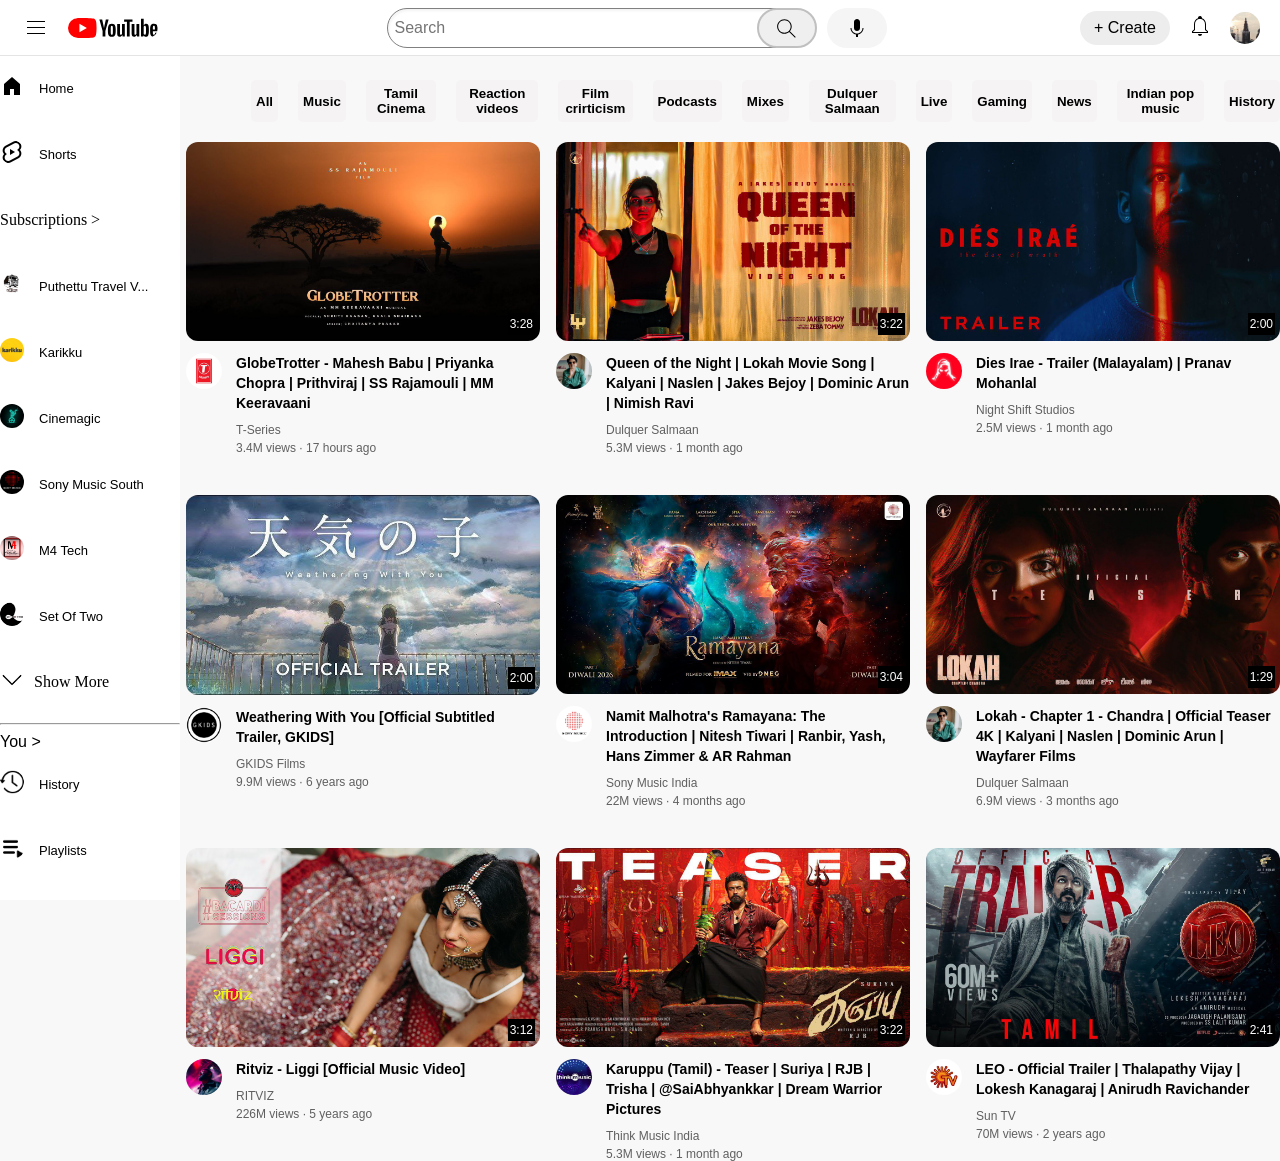
<file: index.html>
<!DOCTYPE html>
<html lang="en">
<head>
    <meta charset="UTF-8">
    <meta name="viewport" content="width=device-width, initial-scale=1.0">
    <title>YouTubeclone</title>
    <link rel="stylesheet" href="styles/video.css">
    <link rel="stylesheet" href="styles/header.css">
    <link rel="stylesheet" href="styles/general.css">
    <link rel="stylesheet" href="styles/sidebar.css">
</head>
<body>


<div class="header">

<div class="left-section">
<img class="hamburger-menu" src="icons/hamburger-menu.svg" alt="">
<img class="youtube-logo" src="icons/youtube-logo.svg" alt="">
</div>

<div class="middle-section">
<input class="search-bar" type="text" placeholder="Search">

<button class="search-button">
<img class="search-icons" src="icons/search.svg" alt="">
<div class="tooltip">Search</div>    
</button>
<button class="voice-search-button"> 
<img class="voice-search-icon" src="icons/voice-search-icon.svg" alt="">
 
</button>
</div>

<div class="right-section">
<p>+ Create</p>

<div class="notifications-icons-container">
<img class="notifications-icons" src="icons/notifications.svg" alt="">

</div>
<img class="current-user-picture" src="chanel-pictures/Pala.jpg" alt="">
</div>
</div>

<div class="side-bar">

<div class="sidebar-link">
<img src="icons/home.svg" alt="">
<div>Home</div>
</div>
<div class="sidebar-link">
<img src="icons/icons8-youtube-shorts-24.png" alt="">
<div>Shorts</div>
</div>
<div class="sidebar-link">Subscriptions ></div>
<div class="sidebar-link">
<img src="icons/Puthettu.jpg" alt="">
<div>Puthettu Travel V...</div>
</div>

<div class="sidebar-link">
<img src="icons/Karikku.jpg" alt="">
<div>Karikku</div>
</div>
<div class="sidebar-link">
<img src="icons/Cinemagic.jpg" alt="">
<div>Cinemagic</div>
</div>
<div class="sidebar-link">
<img src="icons/Sony Music.jpg" alt="">
<div>Sony Music South</div>
</div>
<div class="sidebar-link">
<img src="icons/M4 tech.jpg" alt="">
<div>M4 Tech</div>
</div>
<div class="sidebar-link">
<img src="icons/Set of two.jpg" alt="">
<div>Set Of Two</div>
</div>
<div class="sidebar-link">
    <img src="icons/down.jpg" alt="">
    Show More</div>
<hr>
<p>You ></p>
<div class="sidebar-link">
<img src="icons/watchlater.png" alt="">
<div>History</div>
</div>
<div class="sidebar-link">
<img src="icons/playlist.png" alt="">
<div>Playlists</div>
</div>
<div class="sidebar-link">
<img src="icons/watchlater.png" alt="">
<div>Watch Later</div>
</div>
<div class="sidebar-link">
<img src="icons/like.png" alt="">
<div>Liked Videos</div>
</div>
<div class="sidebar-link">
<img src="icons/videos.png" alt="">
<div>Your Videos</div>
</div>
<div class="sidebar-link">
<img src="icons/downloads.png" alt="">
<div>Downloads</div>
</div>
<div class="sidebar-link">Show More</div>
<hr>
<p>Explore ></p>
<div class="sidebar-link">
<img src="icons/shopping.jpg" alt="">
<div>Shopping</div>
</div>
<div class="sidebar-link">
<img src="icons/music.png" alt="">
<div>Music</div>
</div>
<div class="sidebar-link">
<img src="icons/film.jpg" alt="">
<div>Films</div>
</div>
<div class="sidebar-link">
    <img src="icons/down.jpg" alt="">
    Show More</div>
<hr>
<p>More From YouTube ></p>
<div class="sidebar-link">
<img src="icons/youtube-music-icon-free-png.webp" alt="">
<div>YouTube Music</div>
</div>
<div class="sidebar-link">
<img src="icons/kids.png" alt="">
<div>YouTube Kids</div>
</div>
<hr>
<div class="sidebar-link">
<img src="icons/repot.png" alt="">
<div>Report History</div>
</div>
<div>
<p class="footer">About Press Copyright</p>
<p class="footer">Contact us Creator Advertise</p>
<p class="footer">Developers</p>
<p class="footer">Terms Privacy Policy & Safety</p>
<p class="footer">How YouTube Works Test</p>
<p class="footer">New Features</p>
<p class="footer">© 2026 Google LLCgit</p>
</div>

</div>

<div class="category-list">
<button>All</button>
<button>Music</button>
<button>Tamil Cinema</button>
<button>Reaction videos</button>
<button>Film crirticism</button>
<button>Podcasts</button>
<button>Mixes</button>
<button>Dulquer Salmaan</button>
<button>Live</button>
<button>Gaming</button>
<button>News</button>
<button>Indian pop music</button>
<button>History</button>

</div>

<div class="video-grid"> 
<a href="https://youtu.be/0oIvIwJ3qKg?si=9H8IpR0Sf2zk4hbt" class="video-preview">
<div class="thumbnail-row">
<img class="thumbnails" src="thumbnails/Globetrotter.jpg" alt="">
<div class="video-time">3:28</div>
</div>

<div class="video-info-grid">
<div class="chanel-picture">
<img class="profile-picture" src="chanel-pictures/T-series.jpg" alt="">
</div>
<div class="video-info">
<p class="video-title">GlobeTrotter - Mahesh Babu | Priyanka Chopra | Prithviraj | SS Rajamouli | MM Keeravaani</p>
<p class="video-author">T-Series</p>
<p class="video-stats">3.4M views &#183 17 hours ago</p>
</div>
</div> 
</a>

<a href="https://youtu.be/DXm6diugHCc?si=QHAbHOcnzCf-R_RY" class="video-preview">
<div class="thumbnail-row">
<img class="thumbnails" src="thumbnails/Lokah-Queen.jpg" alt="">
<div class="video-time">3:22</div>
</div>
<div class="video-info-grid">
<div class="chanel-picture">
<img class="profile-picture" src="chanel-pictures/dqsalman.jpg" alt="">
</div>
<div class="video-info">
<p class="video-title">Queen of the Night | Lokah Movie Song | Kalyani | Naslen | Jakes Bejoy | Dominic Arun | Nimish Ravi</p>
<p class="video-author">Dulquer Salmaan</p>
<p class="video-stats">5.3M views &#183 1 month ago</p>
</div>
</div>
</a>

<a href="https://youtu.be/S1FGXOamA5I?si=O52lsT6pbvv0F_Ot" class="video-preview">
<div class="thumbnail-row">
<img class="thumbnails" src="thumbnails/Dies Irae.jpg" alt="">
<div class="video-time">2:00</div>
</div>

<div class="video-info-grid">
<div class="chanel-picture">
<img class="profile-picture" src="chanel-pictures/Night Shift.jpg" alt="">
</div>
<div class="video-info">
<p class="video-title">Dies Irae - Trailer (Malayalam) | Pranav Mohanlal</p>
<p class="video-author">Night Shift Studios</p>
<p class="video-stats">2.5M views &#183 1 month ago</p>
</div>
</div> 
</a>

<a href="https://youtu.be/Q6iK6DjV_iE?si=RsnCZMeVHOcnkAAb" class="video-preview">
<div class="thumbnail-row">
<img class="thumbnails" src="thumbnails/weathering with you.jpg" alt="">
<div class="video-time">2:00</div>
</div>
<div class="video-info-grid">
<div class="chanel-picture">
<img class="profile-picture" src="chanel-pictures/channels4_profile.jpg" alt="">
</div>
<div class="video-info">
<p class="video-title">Weathering With You [Official Subtitled Trailer, GKIDS]</p>
<p class="video-author">GKIDS Films</p>
<p class="video-stats">9.9M views &#183 6 years ago</p>
</div>
</div>
</a>

<a href="https://youtu.be/gzUu-FJ7s-Y?si=9zWEPDcI8IpvMNgK" class="video-preview">
<div class="thumbnail-row">
<img class="thumbnails" src="thumbnails/Ramayana.jpg" alt="">
<div class="video-time">3:04</div>
</div>

<div class="video-info-grid">
<div class="chanel-picture">
<img class="profile-picture" src="chanel-pictures/Sony Music.jpg" alt="">
</div>
<div class="video-info">
<p class="video-title">Namit Malhotra's Ramayana: The Introduction | Nitesh Tiwari | Ranbir, Yash, Hans Zimmer & AR Rahman</p>
<p class="video-author">Sony Music India</p>
<p class="video-stats">22M views &#183 4 months ago</p>
</div>
</div> 
</a>

<a href="https://youtu.be/u1Pz6OVZ5js?si=JT7D7ACYo405u3Kj" class="video-preview">
<div class="thumbnail-row">
<img class="thumbnails" src="thumbnails/Lokah-teaser.jpg" alt="">
<div class="video-time">1:29</div>
</div>
<div class="video-info-grid">
<div class="chanel-picture">
<img class="profile-picture" src="chanel-pictures/dqsalman.jpg" alt="">
</div>
<div class="video-info">
<p class="video-title">Lokah - Chapter 1 - Chandra | Official Teaser 4K | Kalyani | Naslen | Dominic Arun | Wayfarer Films</p>
<p class="video-author">Dulquer Salmaan</p>
<p class="video-stats">6.9M views &#183 3 months ago</p>
</div>
</div>
</a>

<a href="https://youtu.be/6BYIKEH0RCQ?si=1m7LI1rjW6Z7vqKq" class="video-preview">
<div class="thumbnail-row">
<img class="thumbnails" src="thumbnails/Liggi.jpg" alt="">
<div class="video-time">3:12</div>
</div>

<div class="video-info-grid">
<div class="chanel-picture">
<img class="profile-picture" src="chanel-pictures/Ritviz.jpg" alt="">
</div>
<div class="video-info">
<p class="video-title">Ritviz - Liggi [Official Music Video]</p>
<p class="video-author">RITVIZ</p>
<p class="video-stats">226M views &#183 5 years ago</p>
</div>
</div> 
</a>

<a href="https://youtu.be/Llss1aRo8tw?si=kUxomTq5mIpQwW3O" class="video-preview">
<div class="thumbnail-row">
<img class="thumbnails" src="thumbnails/karuppu.jpg" alt="">
<div class="video-time">3:22</div>
</div>
<div class="video-info-grid">
<div class="chanel-picture">
<img class="profile-picture" src="chanel-pictures/think.jpg" alt="">
</div>
<div class="video-info">
<p class="video-title">Karuppu (Tamil) - Teaser | Suriya | RJB | Trisha | ‪@SaiAbhyankkar‬ | Dream Warrior Pictures</p>
<p class="video-author">Think Music India</p>
<p class="video-stats">5.3M views &#183 1 month ago</p>
</div>
</div>
</a>

<a href="https://youtu.be/Po3jStA673E?si=HiaaKYqFZc07mJOI" class="video-preview">
<div class="thumbnail-row">
<img class="thumbnails" src="thumbnails/Leo.jpg" alt="">
<div class="video-time">2:41</div>
</div>

<div class="video-info-grid">
<div class="chanel-picture">
<img class="profile-picture" src="chanel-pictures/Sun tv.jpg" alt="">
</div>
<div class="video-info">
<p class="video-title">LEO - Official Trailer | Thalapathy Vijay | Lokesh Kanagaraj | Anirudh Ravichander</p>
<p class="video-author">Sun TV</p>
<p class="video-stats">70M views &#183 2 years ago</p>
</div>
</div> 
</a>

</div>  


</body>
</html>
</file>
<file: styles/video.css>
.thumbnails{
    width: 100%;
    border-radius: 12px;
}

.video-title{
    margin-top: 0;
    font-size: 14px;
    font-weight: bold;
    line-height: 20px;
    margin-bottom: 10px;
}


.video-info-grid{
    display: grid;
    grid-template-columns: 50px 1fr;

}

.video-preview{
    text-decoration: none;   
    color: inherit;        
}

.video-preview:hover {
  background-color: #606060;
  transition: transform 0.3s;
  border-radius: 12px;   /* curve the corners */
  overflow: hidden;     
}

.profile-picture{
    width: 36px;
    border-radius: 50px;
}

.thumbnail-row{
    margin-bottom: 8px;
    position: relative;
    
}

.video-author,
.video-stats{
    font-size: 12px;
    color: rgb(96, 96, 96);   
}

.video-author{
    margin-bottom: 4px;
}

.video-grid{
    display: grid;
    grid-template-columns: 1fr 1fr 1fr;
    column-gap: 16px;
    row-gap: 40px;
    margin-left: 90px;
    
}

.video-time{
    font-family: roboto,arial;
    font-size: 12px;
    font-weight: 500;
    padding-left: 2px;
    padding-right: 2px;
    padding-top: 4px;
    padding-bottom: 4px;
    background-color: black;
    color: white;
    position: absolute;
    bottom: 10px;
    right: 5px;
}
</file>
<file: styles/header.css>
.header{
    height: 55px;
    display: flex;
    flex-direction: row;
    justify-content: space-between;
    position: fixed;
    top: 0;
    left: 0;
    right: 0;
    background-color: white;
    border-bottom-width: 1px;
    border-bottom-style: solid;
    border-bottom-color: rgb(228, 228, 228);
    z-index: 100;
}

.left-section{
    
    display: flex;
    align-items: center;
}

.middle-section{
    flex: 1;
    margin-left: 70px;
    margin-right: 35px;
    max-width: 500px;
    display: flex;
    align-items: center;
}

.search-bar{
    flex: 1;
    height: 36px;
    font-size: 16px;
    border-width: 1px;
    border-style: solid;
    border-color: gray;
    border-radius: 50px;
    box-shadow: inset 1px 2px 3px rgba(0, 0, 0, 0.05);
    width: 0;
}

.search-bar::placeholder{
    font-family: roboto,arial;
    font-size: 16px;
    padding-left: 5px;
}

.search-button{
    height: 40px;
    width: 60px;
    border-width: 1;
    border-style: solid;
    border-color: rgb(192, 192, 192);
    margin-left: -50px;
    margin-right: 10px;
    position: relative;
    border-radius: 50px;
}


.search-button .tooltip{
    position: absolute;
    background-color: gray;
    color: white;
    padding-top: 4px;
    padding-bottom: 4px;
    padding-left: 8px;
    padding-right: 8px;
    border-radius: 2px;
    font-size: 12px;
    bottom: -30px;
    opacity: 0;
    transition: opacity 0.15s;
    pointer-events: none;
    
}

.search-button:hover .tooltip{
    opacity: 1;
}


.search-icons{
    height: 25px;
    margin-top: 4px;
    
}

.voice-search-button{
    height: 40px;
    width: 60px;
    border: none;
    border-radius: 24px;
    background-color: rgb(245, 245, 245);
}

.voice-search-icon{
    height: 24px;
    margin-top: 4px;
    
}

.right-section{
    width: 180px;
    margin-right: 20px;
    display: flex;
    align-items: center;
    justify-content: space-between;
    flex-shrink: 0;
}

.right-section p{
  background-color: #eeeded;  
  color: black;       
  padding: 8px 14px;       
  border-radius: 20px;  
  font-size: 16px;
  cursor: pointer;
}

.upload-icons{
    height: 24px;
}

.youtube-apps-icons{
    height: 24px;
}

.notifications-icons{
    height: 24px;
} 

.notifications-icons-container{
    position: relative;
}

.current-user-picture{
    height: 32px;
    border-radius: 30px;
}

.hamburger-menu{
    height: 24px;
    margin-left: 24px;
    margin-right: 20px;
}

.youtube-logo{
    height: 20px;
    border-radius: 16px;
}
</file>
<file: styles/general.css>
p{
    font-family: arial;
    margin-top: 0;
    margin-bottom: 0;
}

body{
    margin: 0;
    padding-top: 80px;
    padding-left: 96px;
    background-color: rgb(248, 248, 248);
}

.category-list{
    
    padding-left: 150px;
    padding-bottom: 20px;
    margin-left: 5px;
    display: flex;
    flex-direction: row;
    gap: 20px;
}

.category-list button{
    color: black;
    background-color:  #f5f3f3;
    border-radius: 5px;
    font-weight: bold;
    border-style: none;
    padding: 6px 5px;
    cursor: pointer;
    
}
</file>
<file: styles/sidebar.css>
.side-bar{
   position: fixed;
   top: 55px;
   bottom: 0;
   left: 0;
   width: 180px;
   background-color: white;
   overflow-y: auto; /* scroll if needed */
}

.sidebar-link{
   height: 66px;
   display: flex;
   align-items: center;
   justify-content: flex-start;
   gap: 10px;
   cursor: pointer;
}

.sidebar-link:hover{
   background-color: lightgray;

}

.sidebar-link img{
   height: 24px;
   margin-bottom: 4px;
   border-radius: 15px;
}

.sidebar-link div{
   font-family: roboto,arial;
   font-size: 13px;
   margin-left: 5px;
   
}

.footer{ 
  font-size: 12px;
  color: #606060;
  padding: 10px;
}
</file>
